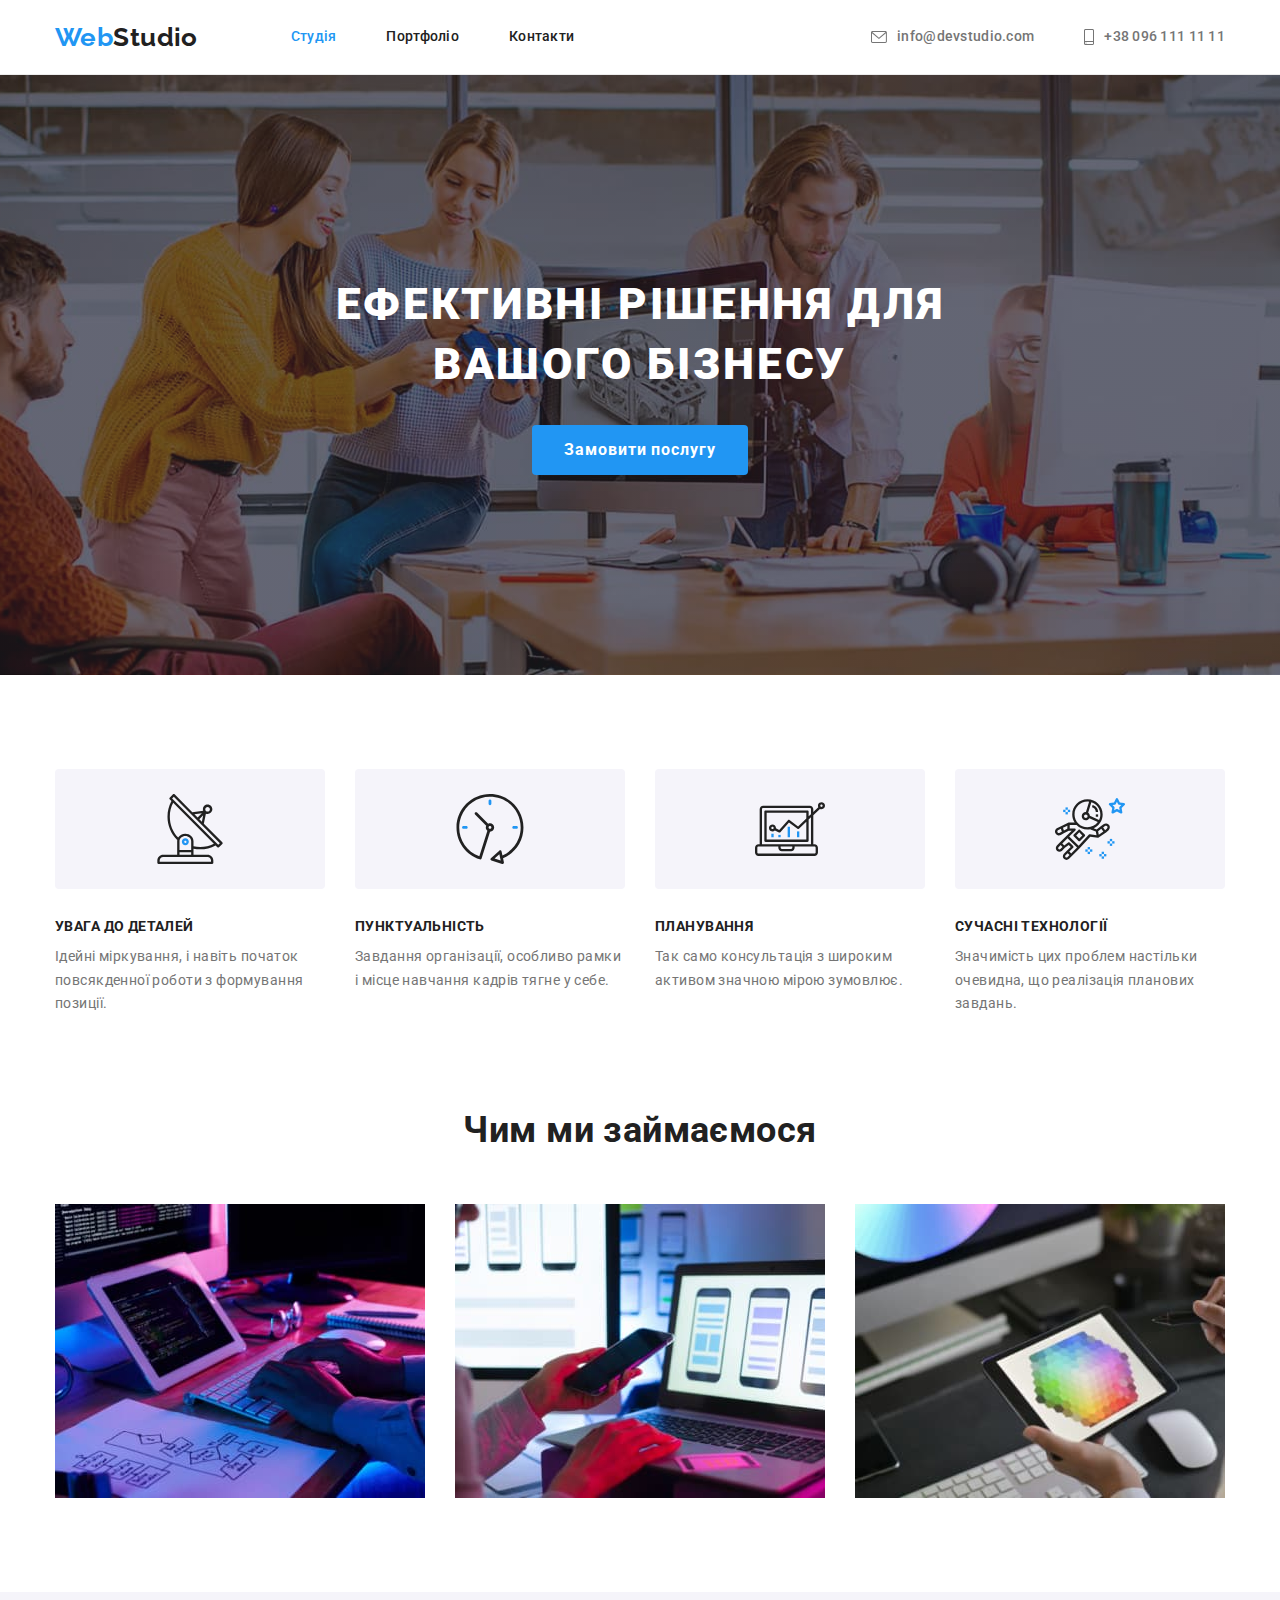
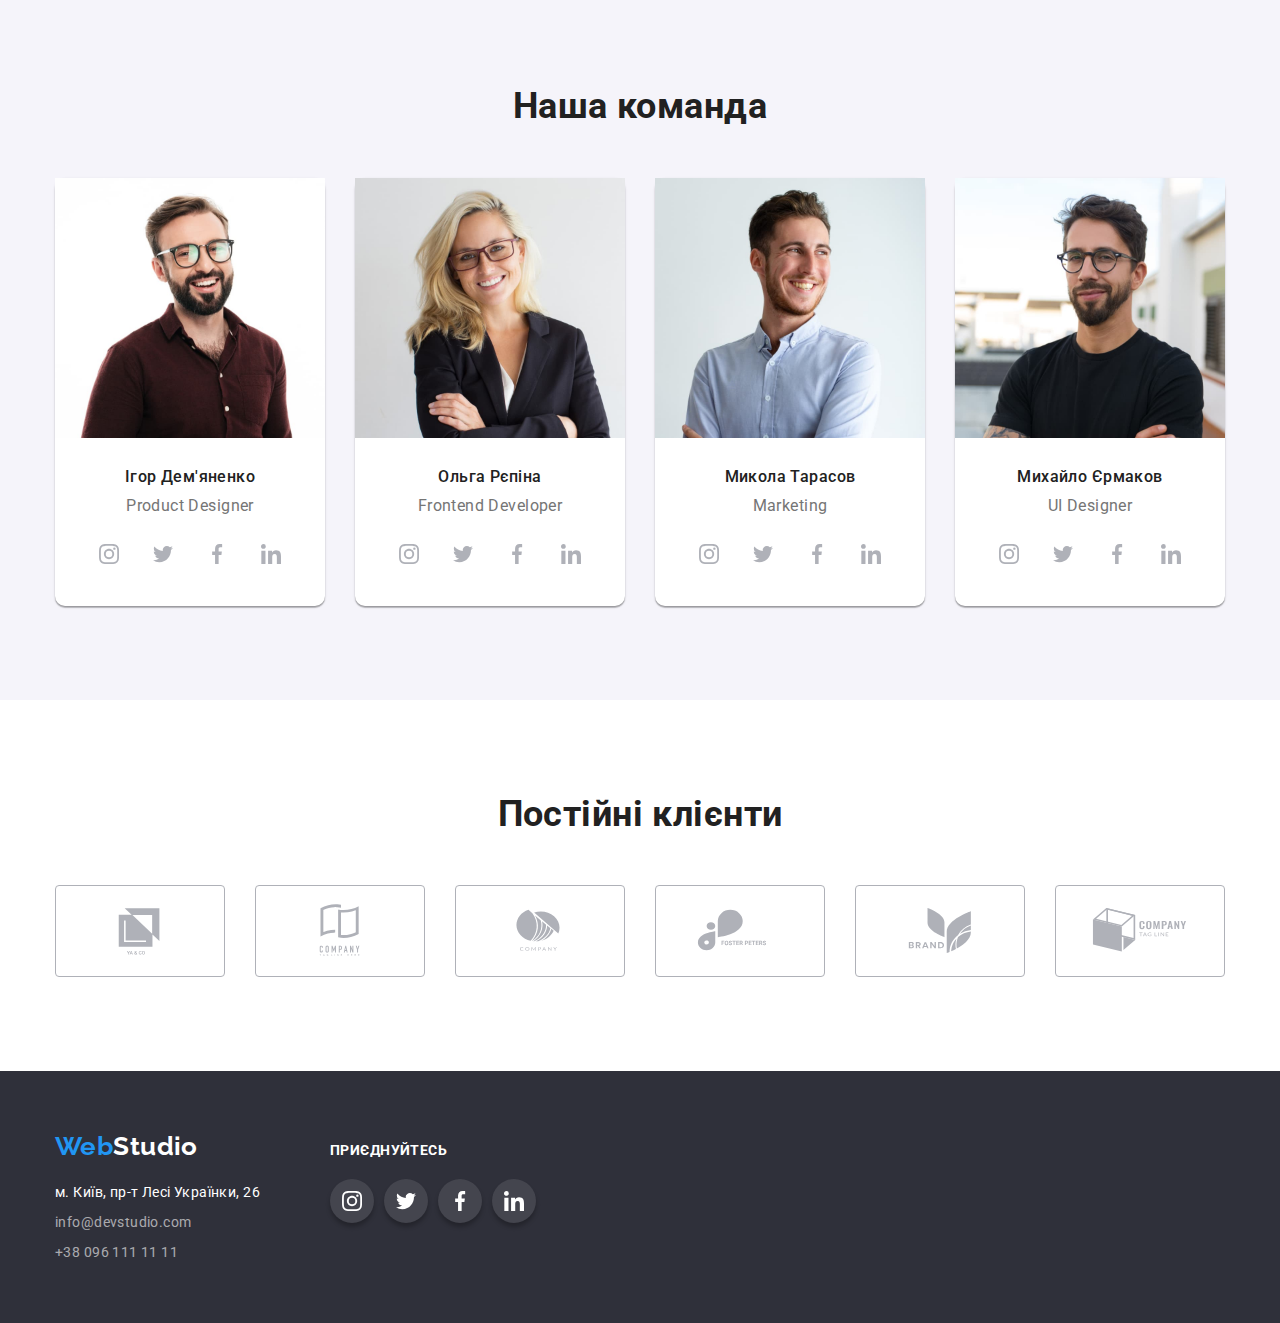
<file: index.html>
<!DOCTYPE html>
<html lang="uk">
  <head>
    <meta charset="UTF-8" />
    <meta http-equiv="X-UA-Compatible" content="IE=edge" />
    <meta name="viewport" content="width=device-width, initial-scale=1.0" />
    <link
      rel="stylesheet"
      href="https://cdnjs.cloudflare.com/ajax/libs/modern-normalize/1.1.0/modern-normalize.min.css"
    />
    <link rel="stylesheet" href="./css/styles.css" />
    <link rel="preconnect" href="https://fonts.googleapis.com" />
    <link rel="preconnect" href="https://fonts.gstatic.com" crossorigin />
    <link
      href="https://fonts.googleapis.com/css2?family=Raleway:wght@700&family=Roboto:wght@400;500;700;900&display=swap"
      rel="stylesheet"
    />
    <title>WebStudio</title>
  </head>
  <body>
    <header>
      <div class="header-container container">
        <a class="logo-header link" href="./index.html" lang="en"
          >Web<span class="logo-span">Studio</span></a
        >
        <nav class="header-nav">
          <ul class="nav list">
            <li class="nav-item">
              <a class="nav-link-active link" href="./index.html">Студія</a>
            </li>
            <li class="nav-item">
              <a class="nav-link link" href="./portfolio.html">Портфоліо</a>
            </li>
            <li class="nav-item">
              <a class="nav-link link" href="">Контакти</a>
            </li>
          </ul>
        </nav>
        <div class="header-group">
          <ul class="header-contacts list">
            <li>
              <a class="header-email link" href="mailto:info@devstudio.com">
                <svg class="icon-email" width="16" height="12">
                  <use href="./images/icons.svg#email"></use>
                </svg>
                info@devstudio.com
              </a>
            </li>
            <li>
              <a class="header-tel link" href="tel:+380961111111">
                <svg class="icon-smartphone" width="10" height="16">
                  <use href="./images/icons.svg#smartphone"></use>
                </svg>
                +38 096 111 11 11</a
              >
            </li>
          </ul>
        </div>
      </div>
    </header>
    <main>
      <!--Герой-->
      <section class="section-hero">
        <div class="hero-div container">
          <h1 class="hero-title">Ефективні рішення для вашого бізнесу</h1>
          <button class="hero-btn" type="button">Замовити послугу</button>
        </div>
      </section>
      <!--Наші переваги-->
      <section class="benefits section">
        <div class="benefits-container container">
          <h2 class="visually-hidden">Наші переваги</h2>
          <ul class="benefits-list list">
            <li class="benefits-item">
              <div class="icons-benefits">
                <svg class="icon-antenna" width="70" height="70">
                  <use href="./images/icons.svg#antenna"></use>
                </svg>
              </div>
              <h3 class="benefits-title">УВАГА ДО ДЕТАЛЕЙ</h3>
              <p class="benefits-paragraph">
                Ідейні міркування, і навіть початок повсякденної роботи з
                формування позиції.
              </p>
            </li>
            <li class="benefits-item">
              <div class="icons-benefits">
                <svg class="icon-clock" width="70" height="70">
                  <use href="./images/icons.svg#clock"></use>
                </svg>
              </div>
              <h3 class="benefits-title">ПУНКТУАЛЬНІСТЬ</h3>
              <p class="benefits-paragraph">
                Завдання організації, особливо рамки і місце навчання кадрів
                тягне у себе.
              </p>
            </li>
            <li class="benefits-item">
              <div class="icons-benefits">
                <svg class="icon-diagram" width="70" height="70">
                  <use href="./images/icons.svg#diagram"></use>
                </svg>
              </div>
              <h3 class="benefits-title">ПЛАНУВАННЯ</h3>
              <p class="benefits-paragraph">
                Так само консультація з широким активом значною мірою зумовлює.
              </p>
            </li>
            <li class="benefits-item">
              <div class="icons-benefits">
                <svg class="icon-astronaut" width="70" height="70">
                  <use href="./images/icons.svg#astronaut"></use>
                </svg>
              </div>
              <h3 class="benefits-title">СУЧАСНІ ТЕХНОЛОГІЇ</h3>
              <p class="benefits-paragraph">
                Значимість цих проблем настільки очевидна, що реалізація
                планових завдань.
              </p>
            </li>
          </ul>
        </div>
      </section>
      <!--Чим ми займаємося-->
      <section class="work-section section">
        <div class="container">
          <h2 class="work-title">Чим ми займаємося</h2>
          <ul class="work-list list">
            <li class="work-item">
              <img
                src="./images/box1.jpg"
                alt="Набір тексту на компьютері"
                width="370"
              />
            </li>
            <li class="work-item">
              <img
                src="./images/box2.jpg"
                alt="Перегляд макету на ноутбуці"
                width="370"
              />
            </li>
            <li class="work-item">
              <img
                src="./images/box3.jpg"
                alt="Вибір кольору на планшеті"
                width="370"
              />
            </li>
          </ul>
        </div>
      </section>
      <!--Наша команда-->
      <section class="team section">
        <h2 class="team-title">Наша команда</h2>
        <div class="team-container-list container">
          <ul class="team-list list">
            <li class="team-item">
              <img
                class="team-item-img"
                src="./images/ihor.jpg"
                alt="Ігор Дем'яненко"
                width="270"
              />
              <div class="team-div">
                <h3 class="team-item-title">Ігор Дем'яненко</h3>
                <p class="team-item-p" lang="en">Product Designer</p>
                <ul class="social-links-team-list list">
                  <li class="social-links-team-item">
                    <a
                      class="social-link link"
                      href="https://www.instagram.com"
                      target="_blank"
                      rel="noopener norefferer"
                      aria-label="instagram"
                    >
                      <svg class="team-icon" width="20" height="20">
                        <use href="./images/icons.svg#instagram"></use>
                      </svg>
                    </a>
                  </li>
                  <li class="social-links-team-item">
                    <a
                      class="social-link link"
                      href="https://twitter.com"
                      target="_blank"
                      rel="noopener norefferer"
                      aria-label="twitter"
                    >
                      <svg class="team-icon" width="20" height="20">
                        <use href="./images/icons.svg#twitter"></use>
                      </svg>
                    </a>
                  </li>
                  <li class="social-links-team-item">
                    <a
                      class="social-link link"
                      href="https://www.facebook.com"
                      target="_blank"
                      rel="noopener norefferer"
                      aria-label="facebook"
                    >
                      <svg class="team-icon" width="20" height="20">
                        <use href="./images/icons.svg#facebook"></use>
                      </svg>
                    </a>
                  </li>
                  <li class="social-links-team-item">
                    <a
                      class="social-link link"
                      href="https://www.linkedin.com"
                      target="_blank"
                      rel="noopener norefferer"
                      aria-label="linkedin"
                    >
                      <svg class="team-icon" width="20" height="20">
                        <use href="./images/icons.svg#linkedin"></use>
                      </svg>
                    </a>
                  </li>
                </ul>
              </div>
            </li>
            <li class="team-item">
              <img
                class="team-item-img"
                src="./images/olha.jpg"
                alt="Ольга Рєпіна"
                width="270"
              />
              <div class="team-div">
                <h3 class="team-item-title">Ольга Рєпіна</h3>
                <p class="team-item-p" lang="en">Frontend Developer</p>
                <ul class="social-links-team-list list">
                  <li class="social-links-team-item">
                    <a
                      class="social-link link"
                      href="https://www.instagram.com"
                      target="_blank"
                      rel="noopener norefferer"
                      aria-label="іконка instagram"
                    >
                      <svg class="team-icon" width="20" height="20">
                        <use href="./images/icons.svg#instagram"></use>
                      </svg>
                    </a>
                  </li>
                  <li class="social-links-team-item">
                    <a
                      class="social-link link"
                      href="https://twitter.com"
                      target="_blank"
                      rel="noopener norefferer"
                      aria-label="іконка twitter"
                    >
                      <svg class="team-icon" width="20" height="20">
                        <use href="./images/icons.svg#twitter"></use>
                      </svg>
                    </a>
                  </li>
                  <li class="social-links-team-item">
                    <a
                      class="social-link link"
                      href="https://www.facebook.com"
                      target="_blank"
                      rel="noopener norefferer"
                      aria-label="іконка facebook"
                    >
                      <svg class="team-icon" width="20" height="20">
                        <use href="./images/icons.svg#facebook"></use>
                      </svg>
                    </a>
                  </li>
                  <li class="social-links-team-item">
                    <a
                      class="social-link link"
                      href="https://www.linkedin.com"
                      target="_blank"
                      rel="noopener norefferer"
                      aria-label="іконка linkedin"
                    >
                      <svg class="team-icon" width="20" height="20">
                        <use href="./images/icons.svg#linkedin"></use>
                      </svg>
                    </a>
                  </li>
                </ul>
              </div>
            </li>
            <li class="team-item">
              <img
                class="team-item-img"
                src="./images/mykola.jpg"
                alt="Микола Тарасов"
                width="270"
              />
              <div class="team-div">
                <h3 class="team-item-title">Микола Тарасов</h3>
                <p class="team-item-p" lang="en">Marketing</p>
                <ul class="social-links-team-list list">
                  <li class="social-links-team-item">
                    <a
                      class="social-link link"
                      href="https://www.instagram.com"
                      target="_blank"
                      rel="noopener norefferer"
                      aria-label="іконка instagram"
                    >
                      <svg class="team-icon" width="20" height="20">
                        <use href="./images/icons.svg#instagram"></use>
                      </svg>
                    </a>
                  </li>
                  <li class="social-links-team-item">
                    <a
                      class="social-link link"
                      href="https://twitter.com"
                      target="_blank"
                      rel="noopener norefferer"
                      aria-label="іконка twitter"
                    >
                      <svg class="team-icon" width="20" height="20">
                        <use href="./images/icons.svg#twitter"></use>
                      </svg>
                    </a>
                  </li>
                  <li class="social-links-team-item">
                    <a
                      class="social-link link"
                      href="https://www.facebook.com"
                      target="_blank"
                      rel="noopener norefferer"
                      aria-label="іконка facebook"
                    >
                      <svg class="team-icon" width="20" height="20">
                        <use href="./images/icons.svg#facebook"></use>
                      </svg>
                    </a>
                  </li>
                  <li class="social-links-team-item">
                    <a
                      class="social-link link"
                      href="https://www.linkedin.com"
                      target="_blank"
                      rel="noopener norefferer"
                      aria-label="іконка linkedin"
                    >
                      <svg class="team-icon" width="20" height="20">
                        <use href="./images/icons.svg#linkedin"></use>
                      </svg>
                    </a>
                  </li>
                </ul>
              </div>
            </li>
            <li class="team-item">
              <img
                class="team-item-img"
                src="./images/muhailo.jpg"
                alt="Михайло Єрмаков"
                width="270"
              />
              <div class="team-div">
                <h3 class="team-item-title">Михайло Єрмаков</h3>
                <p class="team-item-p" lang="en">UI Designer</p>
                <ul class="social-links-team-list list">
                  <li class="social-links-team-item">
                    <a
                      class="social-link link"
                      href="https://www.instagram.com"
                      target="_blank"
                      rel="noopener norefferer"
                      aria-label="іконка instagram"
                    >
                      <svg class="team-icon" width="20" height="20">
                        <use href="./images/icons.svg#instagram"></use>
                      </svg>
                    </a>
                  </li>
                  <li class="social-links-team-item">
                    <a
                      class="social-link link"
                      href="https://twitter.com"
                      target="_blank"
                      rel="noopener norefferer"
                      aria-label="іконка twitter"
                    >
                      <svg class="team-icon" width="20" height="20">
                        <use href="./images/icons.svg#twitter"></use>
                      </svg>
                    </a>
                  </li>
                  <li class="social-links-team-item">
                    <a
                      class="social-link link"
                      href="https://www.facebook.com"
                      target="_blank"
                      rel="noopener norefferer"
                      aria-label="іконка facebook"
                    >
                      <svg class="team-icon" width="20" height="20">
                        <use href="./images/icons.svg#facebook"></use>
                      </svg>
                    </a>
                  </li>
                  <li class="social-links-team-item">
                    <a
                      class="social-link link"
                      href="https://www.linkedin.com"
                      target="_blank"
                      rel="noopener norefferer"
                      aria-label="іконка linkedin"
                    >
                      <svg class="team-icon" width="20" height="20">
                        <use href="./images/icons.svg#linkedin"></use>
                      </svg>
                    </a>
                  </li>
                </ul>
              </div>
            </li>
          </ul>
        </div>
      </section>
      <!--Постійні клієнти-->
      <section class="clients section">
        <div class="cotnainer">
          <h2 class="team-title">Постійні клієнти</h2>
          <ul class="clients-list">
            <li class="clients-list-item">
              <a class="clients-list-anker" href="">
                <svg class="logo-icon" width="106" height="60">
                  <use href="./images/icons.svg#Logo-1"></use>
                </svg>
              </a>
            </li>
            <li class="clients-list-item">
              <a class="clients-list-anker" href="">
                <svg class="logo-icon" width="106" height="60">
                  <use href="./images/icons.svg#Logo-2"></use>
                </svg>
              </a>
            </li>
            <li class="clients-list-item">
              <a class="clients-list-anker" href="">
                <svg class="logo-icon" width="106" height="60">
                  <use href="./images/icons.svg#Logo-3"></use>
                </svg>
              </a>
            </li>
            <li class="clients-list-item">
              <a class="clients-list-anker" href="">
                <svg class="logo-icon" width="106" height="60">
                  <use href="./images/icons.svg#Logo-4"></use>
                </svg>
              </a>
            </li>
            <li class="clients-list-item">
              <a class="clients-list-anker" href="">
                <svg class="logo-icon" width="106" height="60">
                  <use href="./images/icons.svg#Logo-5"></use>
                </svg>
              </a>
            </li>
            <li class="clients-list-item">
              <a class="clients-list-anker" href="">
                <svg class="logo-icon" width="106" height="60">
                  <use href="./images/icons.svg#Logo-6"></use>
                </svg>
              </a>
            </li>
          </ul>
        </div>
      </section>
    </main>
    <footer class="footer">
      <div class="footer-container container">
        <div class="footer-address">
          <a class="logo-footer link" href="./index.html" lang="en"
            >Web<span class="logo-span-footer">Studio</span></a
          >
          <address>
            <ul class="footer-list list">
              <li class="footer-list-item">
                <a
                  class="footer-list-adress link"
                  href="https://goo.gl/maps/2E5mKUay2WvyAkLH7"
                  target="_blank"
                  rel="noopener noreferrer nofollow"
                  >м. Київ, пр-т Лесі Українки, 26</a
                >
              </li>
              <li class="footer-list-item">
                <a
                  class="footer-list-cont link"
                  href="mailto:info@devstudio.com"
                  >info@devstudio.com</a
                >
              </li>
              <li class="footer-list-item">
                <a class="footer-list-cont link" href="tel:+380961111111"
                  >+38 096 111 11 11</a
                >
              </li>
            </ul>
          </address>
        </div>
        <div class="footer-socials">
          <strong class="footer-title">приєднуйтесь</strong>
          <ul class="footer-social-links-list list">
            <li>
              <a
                class="footer-social-link link"
                href="https://www.instagram.com"
                target="_blank"
                rel="noopener norefferer"
                aria-label="іконка instagram"
              >
                <svg class="footer-icon" width="20" height="20">
                  <use href="./images/icons.svg#instagram"></use>
                </svg>
              </a>
            </li>
            <li>
              <a
                class="footer-social-link link"
                href="https://twitter.com"
                target="_blank"
                rel="noopener norefferer"
                aria-label="іконка twitter"
              >
                <svg class="footer-icon" width="20" height="20">
                  <use href="./images/icons.svg#twitter"></use>
                </svg>
              </a>
            </li>
            <li>
              <a
                class="footer-social-link link"
                href="https://www.facebook.com"
                target="_blank"
                rel="noopener norefferer"
                aria-label="іконка facebook"
              >
                <svg class="footer-icon" width="20" height="20">
                  <use href="./images/icons.svg#facebook"></use>
                </svg>
              </a>
            </li>
            <li>
              <a
                class="footer-social-link link"
                href="https://www.linkedin.com"
                target="_blank"
                rel="noopener norefferer"
                aria-label="іконка linkedin"
              >
                <svg class="footer-icon" width="20" height="20">
                  <use href="./images/icons.svg#linkedin"></use>
                </svg>
              </a>
            </li>
          </ul>
        </div>
      </div>
    </footer>
  </body>
</html>
</file>
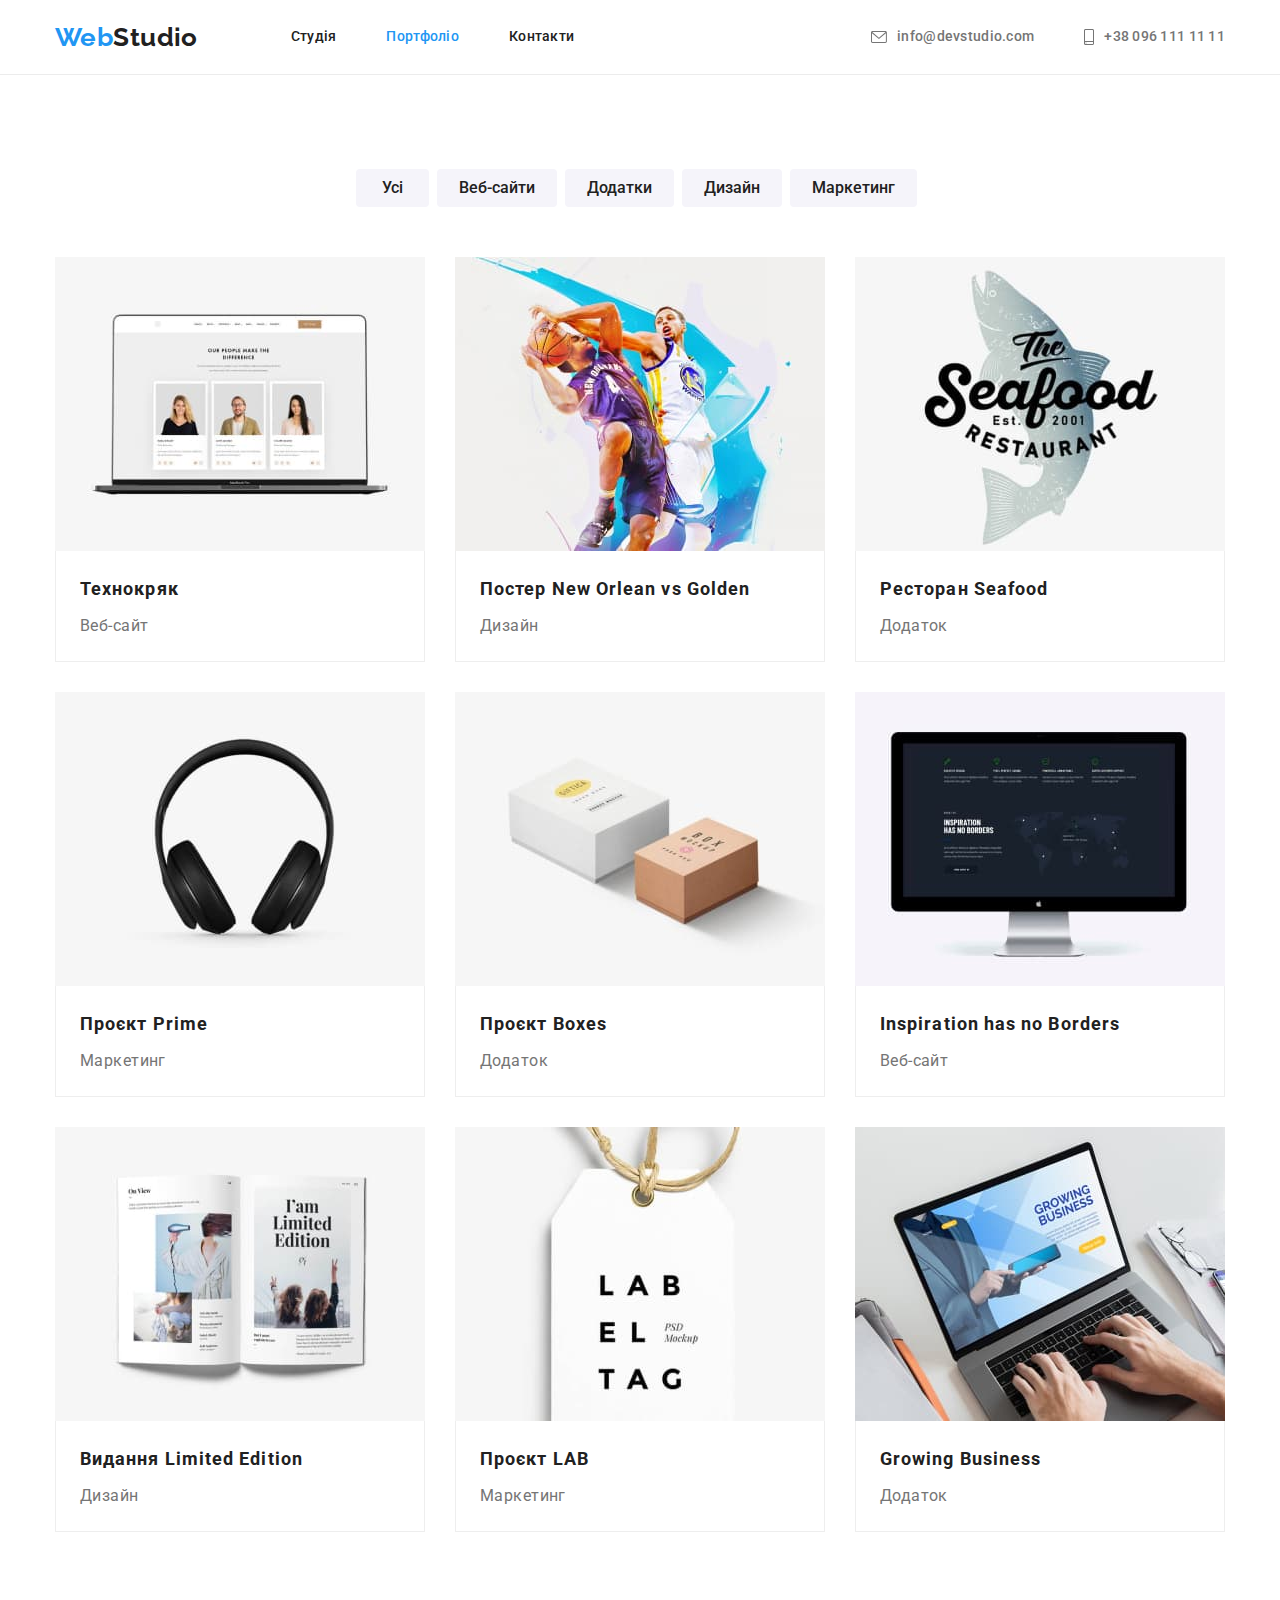
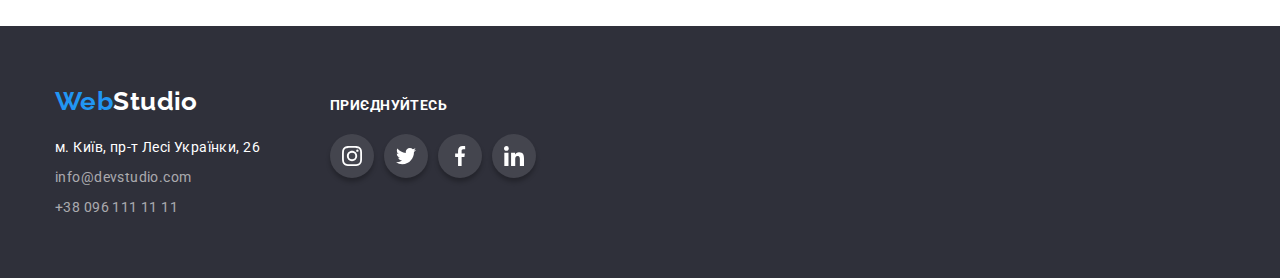
<file: portfolio.html>
<!DOCTYPE html>
<html lang="uk">
  <head>
    <meta charset="UTF-8" />
    <meta http-equiv="X-UA-Compatible" content="IE=edge" />
    <meta name="viewport" content="width=device-width, initial-scale=1.0" />
    <link
      rel="stylesheet"
      href="https://cdnjs.cloudflare.com/ajax/libs/modern-normalize/1.1.0/modern-normalize.min.css"
    />
    <link rel="stylesheet" href="./css/styles.css" />
    <link rel="preconnect" href="https://fonts.googleapis.com" />
    <link rel="preconnect" href="https://fonts.gstatic.com" crossorigin />
    <link
      href="https://fonts.googleapis.com/css2?family=Raleway:wght@700&family=Roboto:wght@400;500;700;900&display=swap"
      rel="stylesheet"
    />
    <title>Portfolio</title>
  </head>
  <body>
    <header>
      <div class="header-container container">
        <a class="logo-header link" href="./index.html" lang="en"
          >Web<span class="logo-span">Studio</span></a
        >
        <nav class="header-nav">
          <ul class="nav list">
            <li class="nav-item">
              <a class="nav-link link" href="./index.html">Студія</a>
            </li>
            <li class="nav-item">
              <a class="nav-link-active link" href="./portfolio.html"
                >Портфоліо</a
              >
            </li>
            <li class="nav-item">
              <a class="nav-link link" href="">Контакти</a>
            </li>
          </ul>
        </nav>
        <div class="header-group">
          <ul class="header-contacts list">
            <li>
              <a class="header-email link" href="mailto:info@devstudio.com">
                <svg class="icon-email" width="16" height="12">
                  <use href="./images/icons.svg#email"></use>
                </svg>
                info@devstudio.com
              </a>
            </li>
            <li>
              <a class="header-tel link" href="tel:+380961111111">
                <svg class="icon-smartphone" width="10" height="16">
                  <use href="./images/icons.svg#smartphone"></use>
                </svg>
                +38 096 111 11 11</a
              >
            </li>
          </ul>
        </div>
      </div>
    </header>
    <main>
      <section class="projects section">
        <div class="container">
          <h1 class="visually-hidden">Проекти з Портфоліо</h1>
          <ul class="portfolio-btn-list list">
            <li>
              <button class="portfolio-btn-item" type="button">Усі</button>
            </li>
            <li>
              <button class="portfolio-btn-item" type="button">
                Веб-сайти
              </button>
            </li>
            <li>
              <button class="portfolio-btn-item" type="button">Додатки</button>
            </li>
            <li>
              <button class="portfolio-btn-item" type="button">Дизайн</button>
            </li>
            <li>
              <button class="portfolio-btn-item" type="button">
                Маркетинг
              </button>
            </li>
          </ul>
          <ul class="portfolio-list list">
            <li class="portfolio-item">
              <a class="portfolio-link link" href="">
                <img
                  class="portfolio-img"
                  src="./images/technokryak.jpg"
                  alt="Веб-сайт Технокряк"
                  width="370"
                />
                <div class="portfolio-item-div">
                  <h2 class="portfolio-title">Технокряк</h2>
                  <p class="portfolio-paragraph">Веб-сайт</p>
                </div>
              </a>
            </li>
            <li class="portfolio-item">
              <a class="portfolio-link link" href="">
                <img
                  class="portfolio-img"
                  src="./images/poster.jpg"
                  alt="Дизайн Постер New Orlean vs Golden Star"
                  width="370"
                />
                <div class="portfolio-item-div">
                  <h2 class="portfolio-title">Постер New Orlean vs Golden</h2>
                  <p class="portfolio-paragraph">Дизайн</p>
                </div>
              </a>
            </li>
            <li class="portfolio-item">
              <a class="portfolio-link link" href="">
                <img
                  class="portfolio-img"
                  src="./images/seafood.jpg"
                  alt="Додаток Ресторан Seafood"
                  width="370"
                />
                <div class="portfolio-item-div">
                  <h2 class="portfolio-title">Ресторан Seafood</h2>
                  <p class="portfolio-paragraph">Додаток</p>
                </div>
              </a>
            </li>
            <li class="portfolio-item">
              <a class="portfolio-link link" href="">
                <img
                  class="portfolio-img"
                  src="./images/prime.jpg"
                  alt="Маркетинг Проєкт Prime"
                  width="370"
                />
                <div class="portfolio-item-div">
                  <h2 class="portfolio-title">Проєкт Prime</h2>
                  <p class="portfolio-paragraph">Маркетинг</p>
                </div>
              </a>
            </li>
            <li class="portfolio-item">
              <a class="portfolio-link link" href="">
                <img
                  class="portfolio-img"
                  src="./images/boxes.jpg"
                  alt="Додаток Проєкт Boxes"
                  width="370"
                />
                <div class="portfolio-item-div">
                  <h2 class="portfolio-title">Проєкт Boxes</h2>
                  <p class="portfolio-paragraph">Додаток</p>
                </div>
              </a>
            </li>
            <li class="portfolio-item">
              <a class="portfolio-link link" href="">
                <img
                  class="portfolio-img"
                  src="./images/inspiration.jpg"
                  alt="Веб-сайт Inspiration has no Borders"
                  width="370"
                />
                <div class="portfolio-item-div">
                  <h2 class="portfolio-title" lang="en">
                    Inspiration has no Borders
                  </h2>
                  <p class="portfolio-paragraph">Веб-сайт</p>
                </div>
              </a>
            </li>
            <li class="portfolio-item">
              <a class="portfolio-link link" href="">
                <img
                  class="portfolio-img"
                  src="./images/limited.jpg"
                  alt="Дизайн Видання Limited Edition"
                  width="370"
                />
                <div class="portfolio-item-div">
                  <h2 class="portfolio-title">Видання Limited Edition</h2>
                  <p class="portfolio-paragraph">Дизайн</p>
                </div>
              </a>
            </li>
            <li class="portfolio-item">
              <a class="portfolio-link link" href="">
                <img
                  class="portfolio-img"
                  src="./images/lab.jpg"
                  alt="Маркетинг Проєкт LAB"
                  width="370"
                />
                <div class="portfolio-item-div">
                  <h2 class="portfolio-title">Проєкт LAB</h2>
                  <p class="portfolio-paragraph">Маркетинг</p>
                </div>
              </a>
            </li>
            <li class="portfolio-item">
              <a class="portfolio-link link" href="">
                <img
                  class="portfolio-img"
                  src="./images/business.jpg"
                  alt="Додаток Growing Business"
                  width="370"
                />
                <div class="portfolio-item-div">
                  <h2 class="portfolio-title" lang="en">Growing Business</h2>
                  <p class="portfolio-paragraph">Додаток</p>
                </div>
              </a>
            </li>
          </ul>
        </div>
      </section>
    </main>
    <footer class="footer">
      <div class="footer-container container">
        <div class="footer-address">
          <a class="logo-footer link" href="./index.html" lang="en"
            >Web<span class="logo-span-footer">Studio</span></a
          >
          <address>
            <ul class="footer-list list">
              <li class="footer-list-item">
                <a
                  class="footer-list-adress link"
                  href="https://goo.gl/maps/2E5mKUay2WvyAkLH7"
                  target="_blank"
                  rel="noopener noreferrer nofollow"
                  >м. Київ, пр-т Лесі Українки, 26</a
                >
              </li>
              <li class="footer-list-item">
                <a
                  class="footer-list-cont link"
                  href="mailto:info@devstudio.com"
                  >info@devstudio.com</a
                >
              </li>
              <li class="footer-list-item">
                <a class="footer-list-cont link" href="tel:+380961111111"
                  >+38 096 111 11 11</a
                >
              </li>
            </ul>
          </address>
        </div>
        <div class="footer-socials">
          <strong class="footer-title">приєднуйтесь</strong>
          <ul class="footer-social-links-list list">
            <li>
              <a
                class="footer-social-link link"
                href="https://www.instagram.com"
                target="_blank"
                rel="noopener norefferer"
                aria-label="іконка instagram"
              >
                <svg class="footer-icon" width="20" height="20">
                  <use href="./images/icons.svg#instagram"></use>
                </svg>
              </a>
            </li>
            <li>
              <a
                class="footer-social-link link"
                href="https://twitter.com"
                target="_blank"
                rel="noopener norefferer"
                aria-label="іконка twitter"
              >
                <svg class="footer-icon" width="20" height="20">
                  <use href="./images/icons.svg#twitter"></use>
                </svg>
              </a>
            </li>
            <li>
              <a
                class="footer-social-link link"
                href="https://www.facebook.com"
                target="_blank"
                rel="noopener norefferer"
                aria-label="іконка facebook"
              >
                <svg class="footer-icon" width="20" height="20">
                  <use href="./images/icons.svg#facebook"></use>
                </svg>
              </a>
            </li>
            <li>
              <a
                class="footer-social-link link"
                href="https://www.linkedin.com"
                target="_blank"
                rel="noopener norefferer"
                aria-label="іконка linkedin"
              >
                <svg class="footer-icon" width="20" height="20">
                  <use href="./images/icons.svg#linkedin"></use>
                </svg>
              </a>
            </li>
          </ul>
        </div>
      </div>
    </footer>
  </body>
</html>
</file>
<file: css/styles.css>
body {
  font-family: "Roboto", sans-serif;
  font-size: 14px;
  letter-spacing: 0.03em;
}
:root {
  --main-title-color: #ffffff;
  --main-text-color: #212121;
  --secondary-text-color: #757575;
  --main-logo-button-color: #2196f3;
  --main-background-color: #2f303a;
  --secondary-background-color: #f5f4fa;
  --border-color: #eeeeee;
  --main-icons-color: #afb1b8;
}
/* ------------reset start------------ */
h1,
h2,
h3,
h4,
h5,
h6,
p,
ul {
  margin: 0;
  padding: 0;
}
.link {
  text-decoration: none;
}
.list {
  list-style: none;
}
img {
  display: block;
  max-width: 100%;
  height: auto;
}

/* ------------reset end------------ */

.section {
  padding-top: 94px;
  padding-bottom: 94px;
}
.container {
  width: 1200px;
  padding-right: 15px;
  padding-left: 15px;
  margin-left: auto;
  margin-right: auto;
}

/* -------------Header--------------- */
header {
  border-bottom: 1px solid #ececec;
}
.header-container {
  display: flex;
  align-items: center;
}
.nav {
  display: flex;
  align-items: center;
  gap: 50px;
}
.header-nav {
  margin-right: auto;
}
.header-group > .header-contacts {
  display: flex;
  align-items: center;
  gap: 50px;
}
.logo-header {
  font-family: "Raleway";
  font-style: normal;
  font-weight: 700;
  font-size: 26px;
  line-height: 1.19;
  color: var(--main-logo-button-color);
  margin-right: 93px;
}
.logo-span {
  color: var(--main-text-color);
}
.nav-link {
  font-weight: 500;
  line-height: 1.14;
  letter-spacing: 0.02em;
  cursor: pointer;
  color: var(--main-text-color);
  display: block;
  padding-top: 29px;
  padding-bottom: 29px;
}
.nav-link:hover,
.nav-link:focus {
  color: var(--main-logo-button-color);
}
.nav-link-active {
  font-weight: 500;
  line-height: 1.14;
  letter-spacing: 0.02em;
  cursor: pointer;
  color: var(--main-logo-button-color);
  display: block;
  padding-top: 29px;
  padding-bottom: 29px;
}
.header-email {
  font-weight: 500;
  line-height: 1.14;
  letter-spacing: 0.02em;
  color: var(--secondary-text-color);
  display: flex;
  align-items: center;
}
.header-email:hover,
.header-email:focus {
  color: var(--main-logo-button-color);
}
.icon-email,
.icon-smartphone {
  fill: currentColor;
  margin-right: 10px;
}
.header-tel {
  font-weight: 500;
  line-height: 1.14;
  letter-spacing: 0.02em;
  color: var(--secondary-text-color);
  display: flex;
  align-items: center;
}
.header-tel:hover,
.header-tel:focus {
  color: var(--main-logo-button-color);
}
/* -------------Header end-------------------- */

/* -------------Index-Main--------------- */

/* Hero */
.section-hero {
  max-width: 1600px;
  margin: 0 auto;
  background-repeat: no-repeat;
  background-position: center;
  background-size: cover;
  padding-top: 200px;
  padding-bottom: 200px;
  background-color: rgba(196, 196, 196, 1);
  background-image: linear-gradient(
      rgba(47, 48, 58, 0.4),
      rgba(47, 48, 58, 0.4)
    ),
    url(../images/hero-img.jpg);
}
.hero-title {
  font-weight: 900;
  font-size: 44px;
  line-height: 1.36;
  text-align: center;
  letter-spacing: 0.06em;
  text-transform: uppercase;
  color: var(--main-title-color);
  width: 696px;
  margin-left: auto;
  margin-right: auto;
  margin-bottom: 30px;
}
.hero-btn {
  font-weight: 700;
  font-size: 16px;
  line-height: 1.87;
  align-items: center;
  text-align: center;
  letter-spacing: 0.06em;
  color: var(--main-title-color);
  background-color: var(--main-logo-button-color);
  font-family: inherit;
  cursor: pointer;
  border: 0;
  display: block;
  margin: auto;
  min-width: 216px;
  min-height: 50px;
  padding: 10px 32px;
  border-radius: 4px;
}
/* Hero */

/* Benefits */
.benefits-container {
  width: 1200px;
}
.benefits-list {
  display: flex;
  justify-content: flex-start;
  padding-left: 0;
}
.benefits-item:not(:last-child) {
  margin-right: 30px;
}
.icons-benefits {
  background-color: var(--secondary-background-color);
  min-width: 270px;
  min-height: 120px;
  border-radius: 4px;
  margin-bottom: 30px;
  display: flex;
  justify-content: center;
  align-items: center;
}
.benefits-title {
  font-size: 14px;
  line-height: 1.14;
  text-transform: uppercase;
  color: var(--main-text-color);
  margin-bottom: 10px;
}
.benefits-paragraph {
  line-height: 1.71;
  color: var(--secondary-text-color);
  text-align: left;
}
/* Benefits */

/* Work */
.work-section {
  padding-top: 0px;
  padding-bottom: 94px;
}
.work-title {
  font-size: 36px;
  line-height: 1.16;
  text-align: center;
  color: var(--main-text-color);
  margin-bottom: 52px;
}
.work-list {
  display: flex;
  padding-left: 0;
}
.work-item:not(:last-child) {
  margin-right: 30px;
}
/* Work */

/* Team */
.team {
  background-color: var(--secondary-background-color);
}
.team-container-list {
  display: flex;
}
.team-list {
  display: flex;
  padding-left: 0;
}
.team-title {
  font-size: 36px;
  line-height: 1.16;
  text-align: center;
  color: var(--main-text-color);
  margin-bottom: 50px;
}
.team-item {
  background-color: var(--main-title-color);
  border-radius: 10px;
  box-shadow: 0px 1px 3px rgba(0, 0, 0, 0.12), 0px 1px 1px rgba(0, 0, 0, 0.14),
    0px 2px 1px rgba(0, 0, 0, 0.2);
}
.team-item:not(:last-child) {
  margin-right: 30px;
}
.team-div {
  padding-top: 30px;
  padding-bottom: 30px;
}
.team-item-title {
  font-weight: 500;
  font-size: 16px;
  line-height: 1.18;
  text-align: center;
  color: var(--main-text-color);
  margin-bottom: 10px;
}
.team-item-p {
  font-size: 16px;
  line-height: 1.18;
  text-align: center;
  color: var(--secondary-text-color);
  margin-bottom: 16px;
}
.social-links-team-list {
  display: flex;
  justify-content: center;
  align-items: center;
  gap: 10px;
}
.social-links-team-item {
  width: 44px;
  height: 44px;
}
.social-link {
  display: flex;
  justify-content: center;
  align-items: center;
  width: 100%;
  height: 100%;
  border-radius: 50%;
  background-color: var(--main-title-color);
  fill: var(--main-icons-color);
}
.social-link:hover,
.social-link:focus {
  fill: var(--main-title-color);
  background-color: var(--main-logo-button-color);
}
/* Team */

/* clients */
.clients-list {
  display: flex;
  justify-content: center;
  align-items: center;
  gap: 30px;
}
.clients-list-item {
  display: flex;
  justify-content: center;
  align-items: center;
  width: 170px;
  height: 92px;
}
.clients-list-anker {
  fill: var(--main-icons-color);
  width: 100%;
  height: 100%;
  border: 1px solid var(--main-icons-color);
  border-radius: 4px;
  display: flex;
  justify-content: center;
  align-items: center;
}
.clients-list-anker:hover,
.clients-list-anker:focus {
  fill: var(--main-logo-button-color);
  border: 1px solid var(--main-logo-button-color);
}
/* clients */

/* -------------Index-Main end--------------- */

/* -------------Portfolio---------------- */
.visually-hidden {
  visibility: hidden;
  width: 0px;
  height: 0px;
}
.portfolio-btn-list {
  display: flex;
  justify-content: center;
  margin-bottom: 50px;
}
.portfolio-list {
  display: flex;
  flex-wrap: wrap;
  gap: 30px;
}
.portfolio-list > .portfolio-item {
  flex-basis: calc((100% - 60px) / 3);
}
.portfolio-link {
  display: block;
}
.portfolio-link:hover,
.portfolio-link:focus {
  box-shadow: 0px 1px 1px rgba(0, 0, 0, 0.12), 0px 4px 4px rgba(0, 0, 0, 0.06),
    1px 4px 6px rgba(0, 0, 0, 0.16);
}
.portfolio-item-div {
  padding: 20px 24px;
  border-right: 1px solid var(--border-color);
  border-bottom: 1px solid var(--border-color);
  border-left: 1px solid var(--border-color);
}
.portfolio-btn-item {
  font-family: inherit;
  cursor: pointer;
  font-weight: 500;
  font-size: 16px;
  line-height: 1.62;
  text-align: center;
  border: 0;
  color: var(--main-text-color);
  background-color: var(--secondary-background-color);
  margin-right: 8px;
  min-width: 73px;
  min-height: 38px;
  padding: 6px 22px;
  border-radius: 4px;
}
.portfolio-btn-item:hover,
.portfolio-btn-item:focus {
  color: var(--main-title-color);
  background-color: var(--main-logo-button-color);
  box-shadow: 0px 3px 1px rgba(0, 0, 0, 0.1), 0px 1px 2px rgba(0, 0, 0, 0.08),
    0px 2px 2px rgba(0, 0, 0, 0.12);
}
.portfolio-title {
  font-size: 18px;
  line-height: 2;
  letter-spacing: 0.06em;
  color: var(--main-text-color);
  margin-bottom: 4px;
}
.portfolio-paragraph {
  font-size: 16px;
  line-height: 1.87;
  color: var(--secondary-text-color);
}
/* -------------Portfolio end--------------- */

/* -------------Footer--------------- */
.footer {
  padding-top: 60px;
  padding-bottom: 60px;
  background-color: var(--main-background-color);
}
.footer-container {
  display: flex;
  align-items: baseline;
  gap: 70px;
}
.logo-footer {
  font-family: "Raleway";
  font-style: normal;
  font-weight: 700;
  font-size: 26px;
  line-height: 1.19;
  color: var(--main-logo-button-color);
  display: inline-block;
  margin-bottom: 20px;
}
.logo-span-footer {
  color: var(--main-title-color);
}
.footer-list-adress {
  line-height: 1.5;
  color: var(--main-title-color);
  font-style: normal;
}
.footer-list-item:not(:last-of-type) {
  margin-bottom: 9px;
}
.footer-list-adress:hover,
.footer-list-adress:focus {
  color: var(--main-logo-button-color);
}
.footer-list-cont {
  line-height: 1.5;
  color: rgba(255, 255, 255, 0.6);
  font-style: normal;
}
.footer-list-cont:hover,
.footer-list-cont:focus {
  color: var(--main-logo-button-color);
}
.footer-title {
  display: block;
  font-family: "Roboto";
  font-style: normal;
  line-height: 1.14;
  text-transform: uppercase;
  color: var(--main-title-color);
  margin-bottom: 20px;
}
.footer-social-links-list {
  display: flex;
  justify-content: center;
  align-items: center;
  gap: 10px;
}
.footer-social-link {
  display: flex;
  justify-content: center;
  align-items: center;
  width: 44px;
  height: 44px;
  border-radius: 50%;
  background-color: rgba(255, 255, 255, 0.1);
  fill: var(--main-title-color);
  box-shadow: 0px 4px 4px rgba(0, 0, 0, 0.25);
}
.footer-social-link:hover,
.footer-social-link:focus {
  fill: var(--main-title-color);
  background-color: var(--main-logo-button-color);
}
/* -------------Footer end--------------- */
</file>
